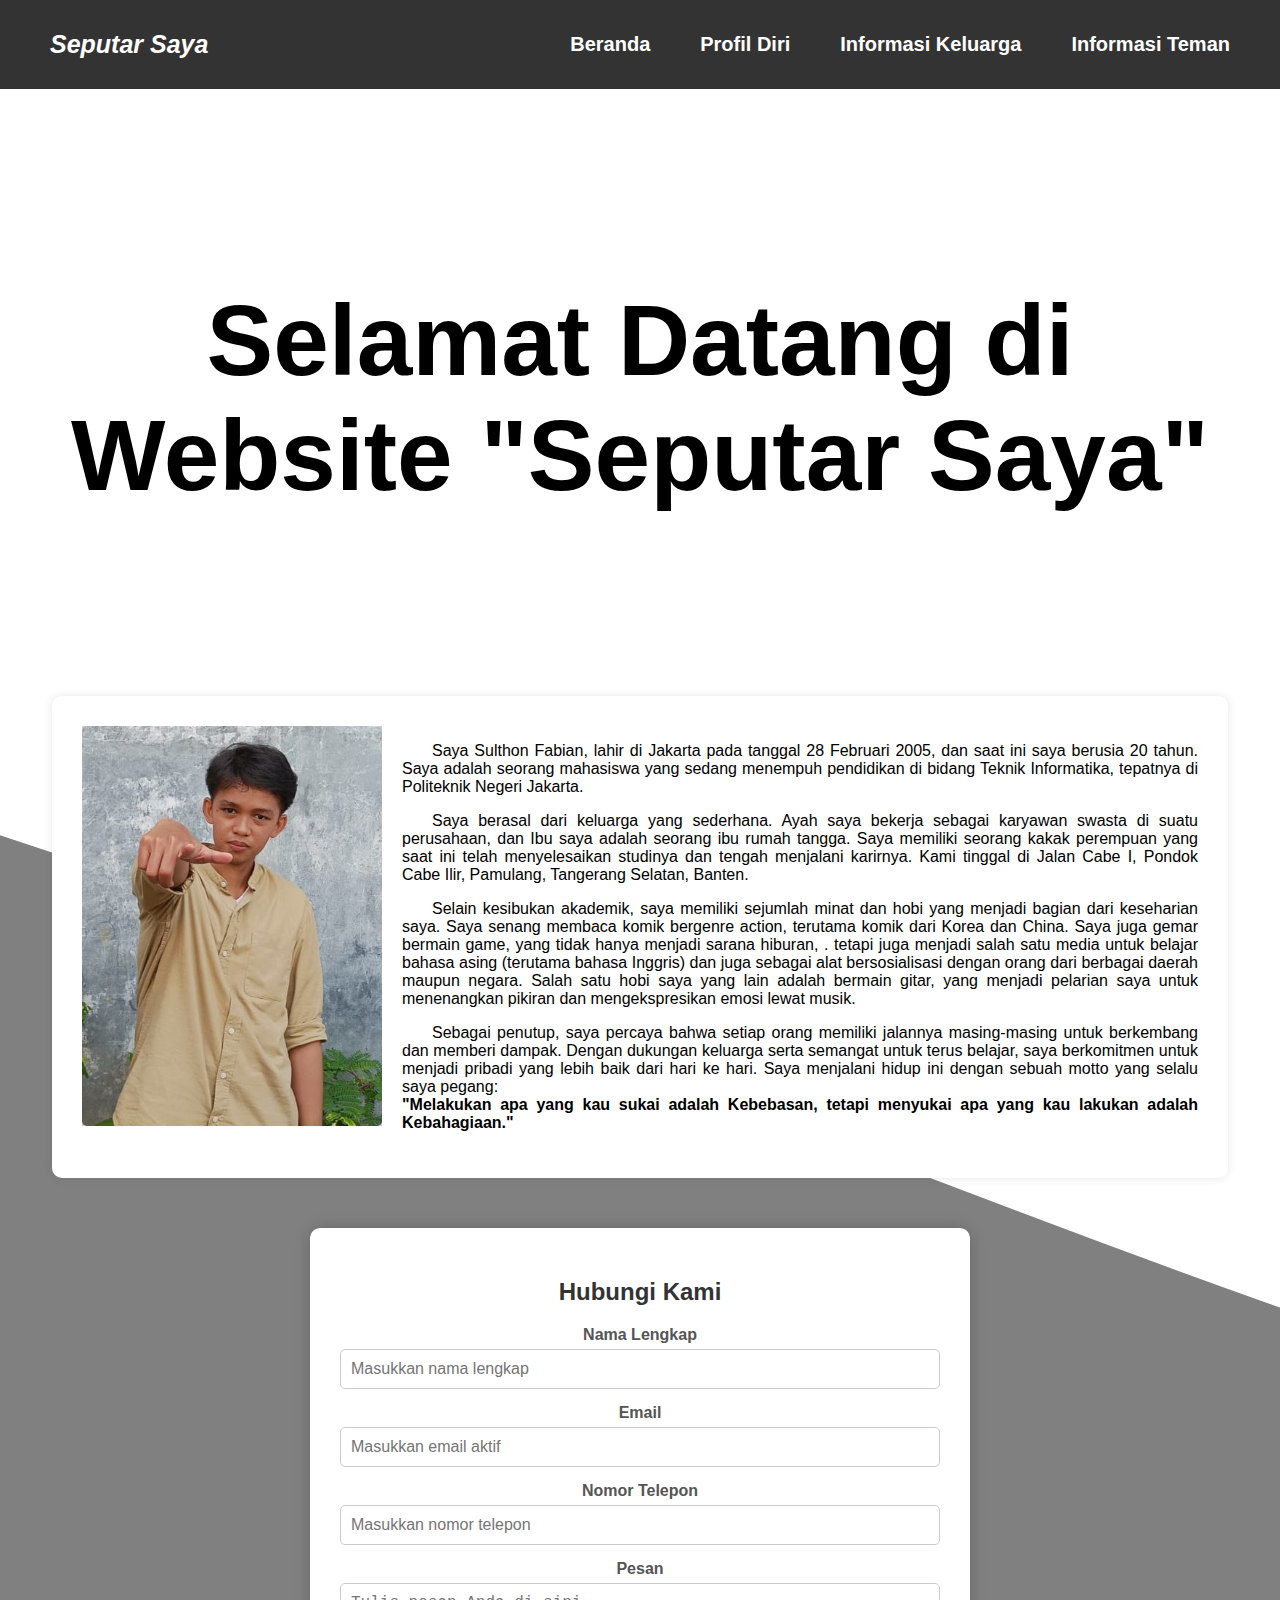
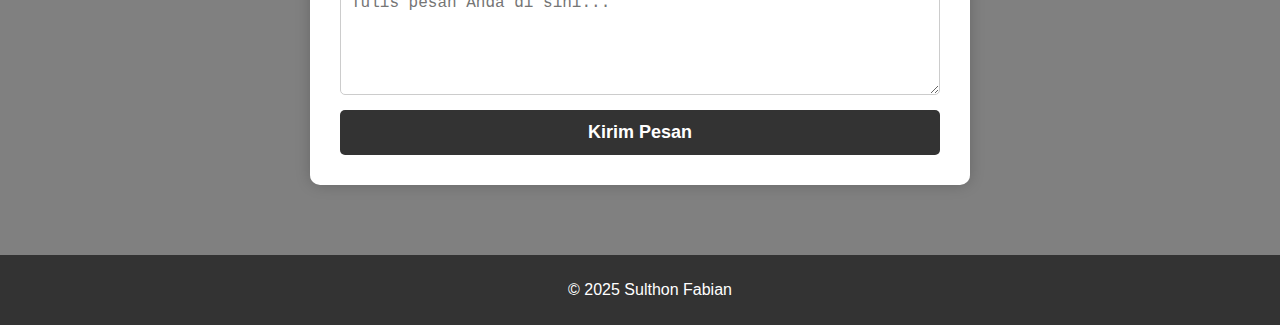
<file: index.html>
<!DOCTYPE html>
<html lang="id">
<head>
    <meta charset="UTF-8">
    <meta name="viewport" content="width=device-width, initial-scale=1.0">
    <title>Tugas Besar 1 - PWD (UTS)</title>
    <link rel="stylesheet" href="style.css">
</head>
<body>
    <header class="navbar">
        <p>Seputar Saya</p>
        <nav class="nav-links">
            <a href="index.html">Beranda</a>
            <a href="profil.html">Profil Diri</a>
            <a href="keluarga.html">Informasi Keluarga</a>
            <a href="teman.html">Informasi Teman</a>
        </nav>
    </header>
    <main>
        <h2 style="text-align: center; font-size: 100px; padding-top: 100px; padding-bottom: 100px;">Selamat Datang di Website "Seputar Saya"</h2>
        <div class="profile-container">
            <div class="photo-placeholder">
                <img src="Images/Sulthon.jpeg" alt="Foto Keluarga" style="width: 100%; height: 100%; object-fit: cover;">
            </div>
            <div class="profile-info">
                <p>Saya Sulthon Fabian, lahir di Jakarta pada tanggal 28 Februari 2005, dan saat ini 
                    saya berusia 20 tahun. Saya adalah seorang mahasiswa yang sedang menempuh pendidikan di bidang 
                    Teknik Informatika, tepatnya di Politeknik Negeri Jakarta.</p>
                
                <p>Saya berasal dari keluarga yang sederhana. Ayah saya bekerja sebagai karyawan swasta di suatu perusahaan, dan 
                    Ibu saya adalah seorang ibu rumah tangga. Saya memiliki seorang kakak perempuan yang saat ini 
                    telah menyelesaikan studinya dan tengah menjalani karirnya. Kami tinggal di Jalan Cabe I, Pondok Cabe 
                    Ilir, Pamulang, Tangerang Selatan, Banten.</p>
                    
                <p>Selain kesibukan akademik, saya memiliki sejumlah minat dan hobi yang menjadi bagian dari 
                    keseharian saya. Saya senang membaca komik bergenre action, terutama komik dari Korea dan China. Saya juga gemar 
                    bermain game, yang tidak hanya menjadi sarana hiburan, . tetapi juga menjadi salah satu media untuk belajar bahasa 
                    asing (terutama bahasa Inggris) dan juga sebagai alat bersosialisasi dengan orang dari berbagai daerah maupun negara. 
                    Salah satu hobi saya yang lain adalah bermain gitar, yang menjadi pelarian saya untuk menenangkan pikiran dan 
                    mengekspresikan emosi lewat musik.</p>
                    
                <p>Sebagai penutup, saya percaya bahwa setiap orang memiliki jalannya masing-masing untuk 
                    berkembang dan memberi dampak. Dengan dukungan keluarga serta semangat untuk terus belajar, 
                    saya berkomitmen untuk menjadi pribadi yang lebih baik dari hari ke hari. Saya menjalani hidup 
                    ini dengan sebuah motto yang selalu saya pegang:<br>
                    <strong>"Melakukan apa yang kau sukai adalah Kebebasan, tetapi menyukai apa yang kau lakukan adalah Kebahagiaan."</strong></p>
                    </strong></p>
            </div>
        </div>
        <section class="contact-form">
            <h2>Hubungi Kami</h2>
            <form action="#" method="post">
                <div class="form-group">
                    <label for="name">Nama Lengkap</label>
                    <input type="text" id="name" name="name" placeholder="Masukkan nama lengkap" required>
                </div>
                <div class="form-group">
                    <label for="email">Email</label>
                    <input type="email" id="email" name="email" placeholder="Masukkan email aktif" required>
                </div>
                <div class="form-group">
                    <label for="phone">Nomor Telepon</label>
                    <input type="tel" id="phone" name="phone" placeholder="Masukkan nomor telepon" required>
                </div>
                <div class="form-group">
                    <label for="message">Pesan</label>
                    <textarea id="message" name="message" placeholder="Tulis pesan Anda di sini..." rows="5" required></textarea>
                </div>
                <button type="submit" class="submit-btn">Kirim Pesan</button>
            </form>
        </section>        
    </main>
    <footer>
        <p>&copy; 2025 Sulthon Fabian</p>
    </footer>
</body>
</html>
</file>
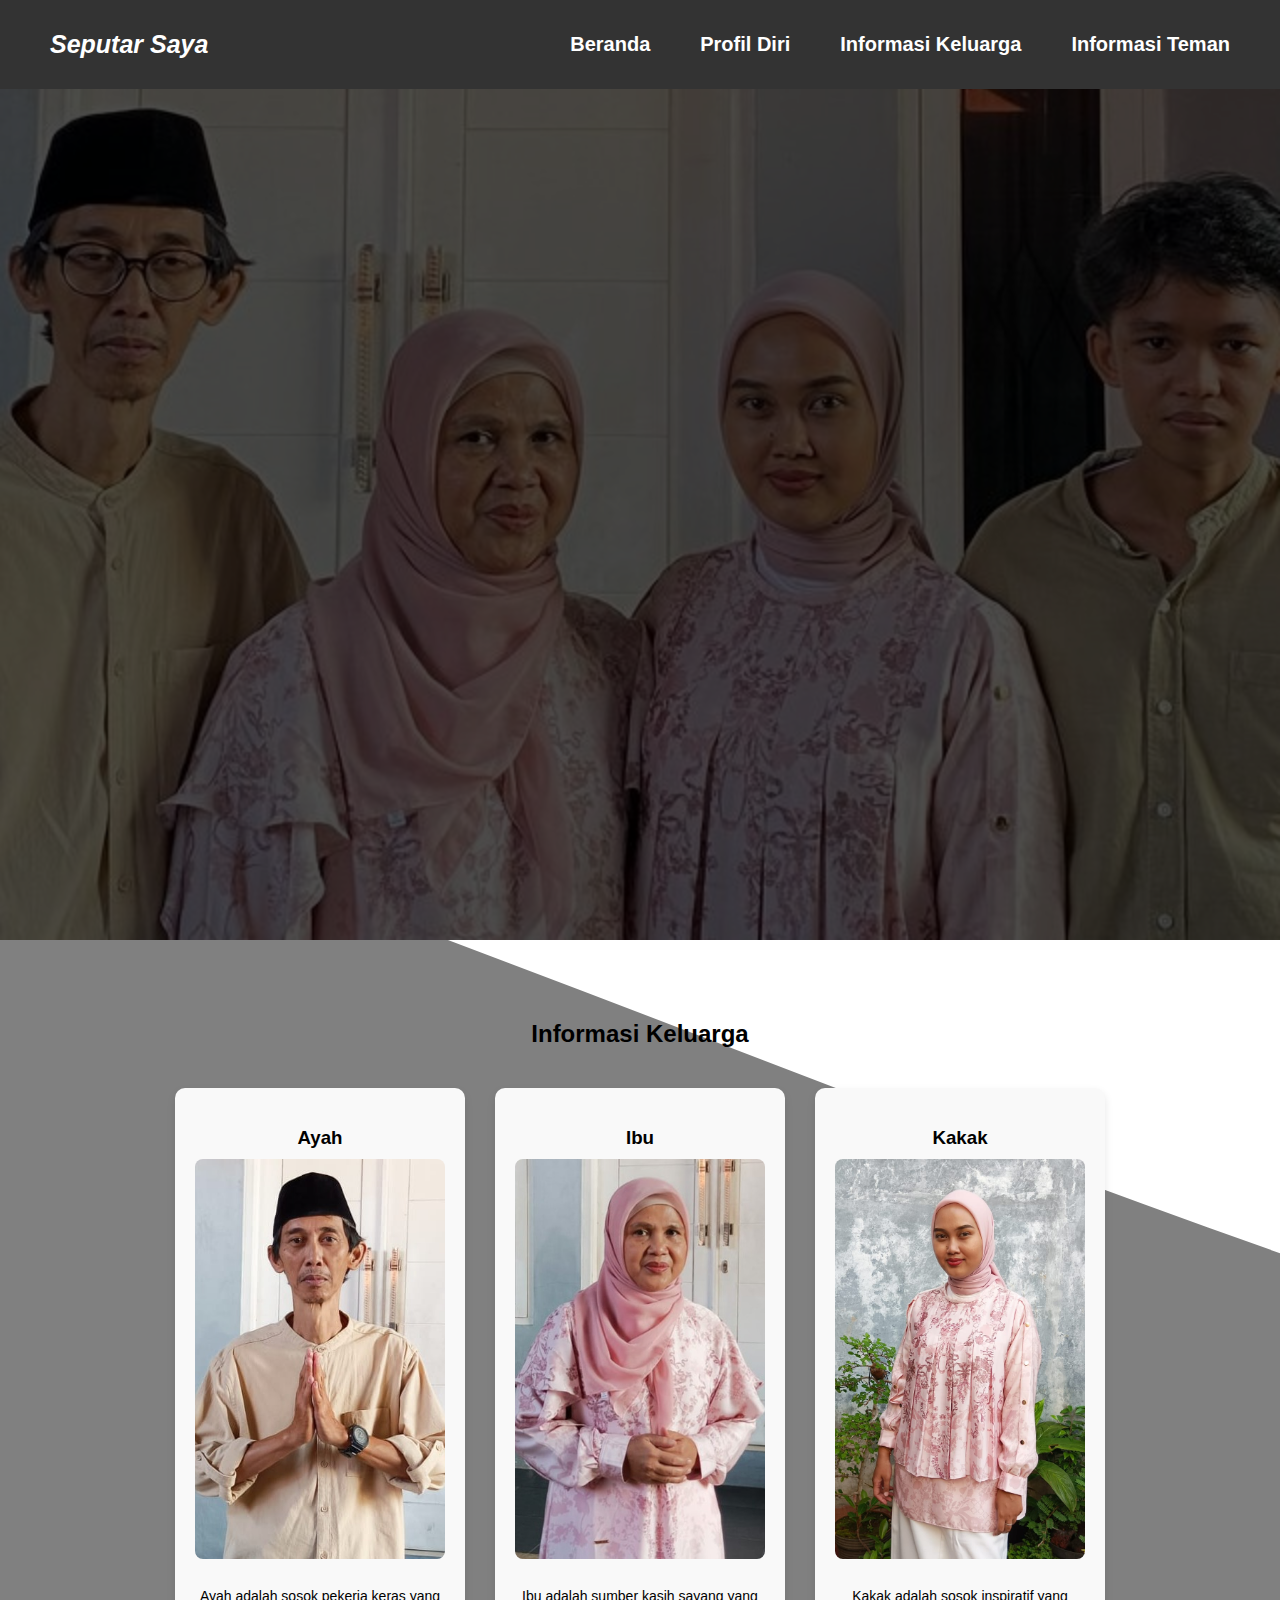
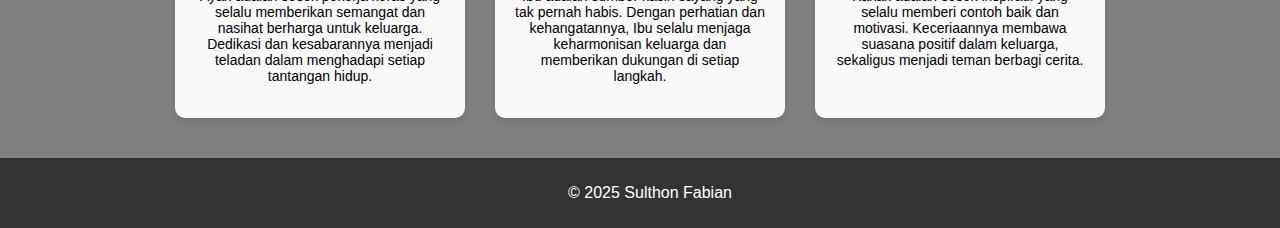
<file: keluarga.html>
<html lang="id">
<head>
    <meta charset="UTF-8">
    <meta name="viewport" content="width=device-width, initial-scale=1.0">
    <title>Tugas Besar 1 - PWD (UTS)</title>
    <link rel="stylesheet" href="style.css">
</head>
<body>
    <header class="navbar">
        <p>Seputar Saya</p>
        <nav class="nav-links">
            <a href="index.html">Beranda</a>
            <a href="profil.html">Profil Diri</a>
            <a href="keluarga.html">Informasi Keluarga</a>
            <a href="teman.html">Informasi Teman</a>
        </nav>
    </header>
    <div class="background"></div>
    <main>
        <h2>Informasi Keluarga</h2>
        <section class="content-section">
            <div class="content-card">
                <h3>Ayah</h3>
                <img src="Images/Bapak.jpeg" alt="Ayah">
                <p>Ayah adalah sosok pekerja keras yang selalu memberikan semangat dan nasihat berharga untuk keluarga. Dedikasi dan kesabarannya menjadi teladan dalam menghadapi setiap tantangan hidup.</p>
            </div>
            <div class="content-card">
                <h3>Ibu</h3>
                <img src="Images/Ibu.jpeg" alt="Ibu">
                <p>Ibu adalah sumber kasih sayang yang tak pernah habis. Dengan perhatian dan kehangatannya, Ibu selalu menjaga keharmonisan keluarga dan memberikan dukungan di setiap langkah.</p>
            </div>
            <div class="content-card">
                <h3>Kakak</h3>
                <img src="Images/Kakak.jpeg" alt="Kakak">
                <p>Kakak adalah sosok inspiratif yang selalu memberi contoh baik dan motivasi. Keceriaannya membawa suasana positif dalam keluarga, sekaligus menjadi teman berbagi cerita.</p>
            </div>
        </section>
    </main>
    <footer>
        <p>&copy; 2025 Sulthon Fabian</p>
    </footer>
</body>
</html>
</file>
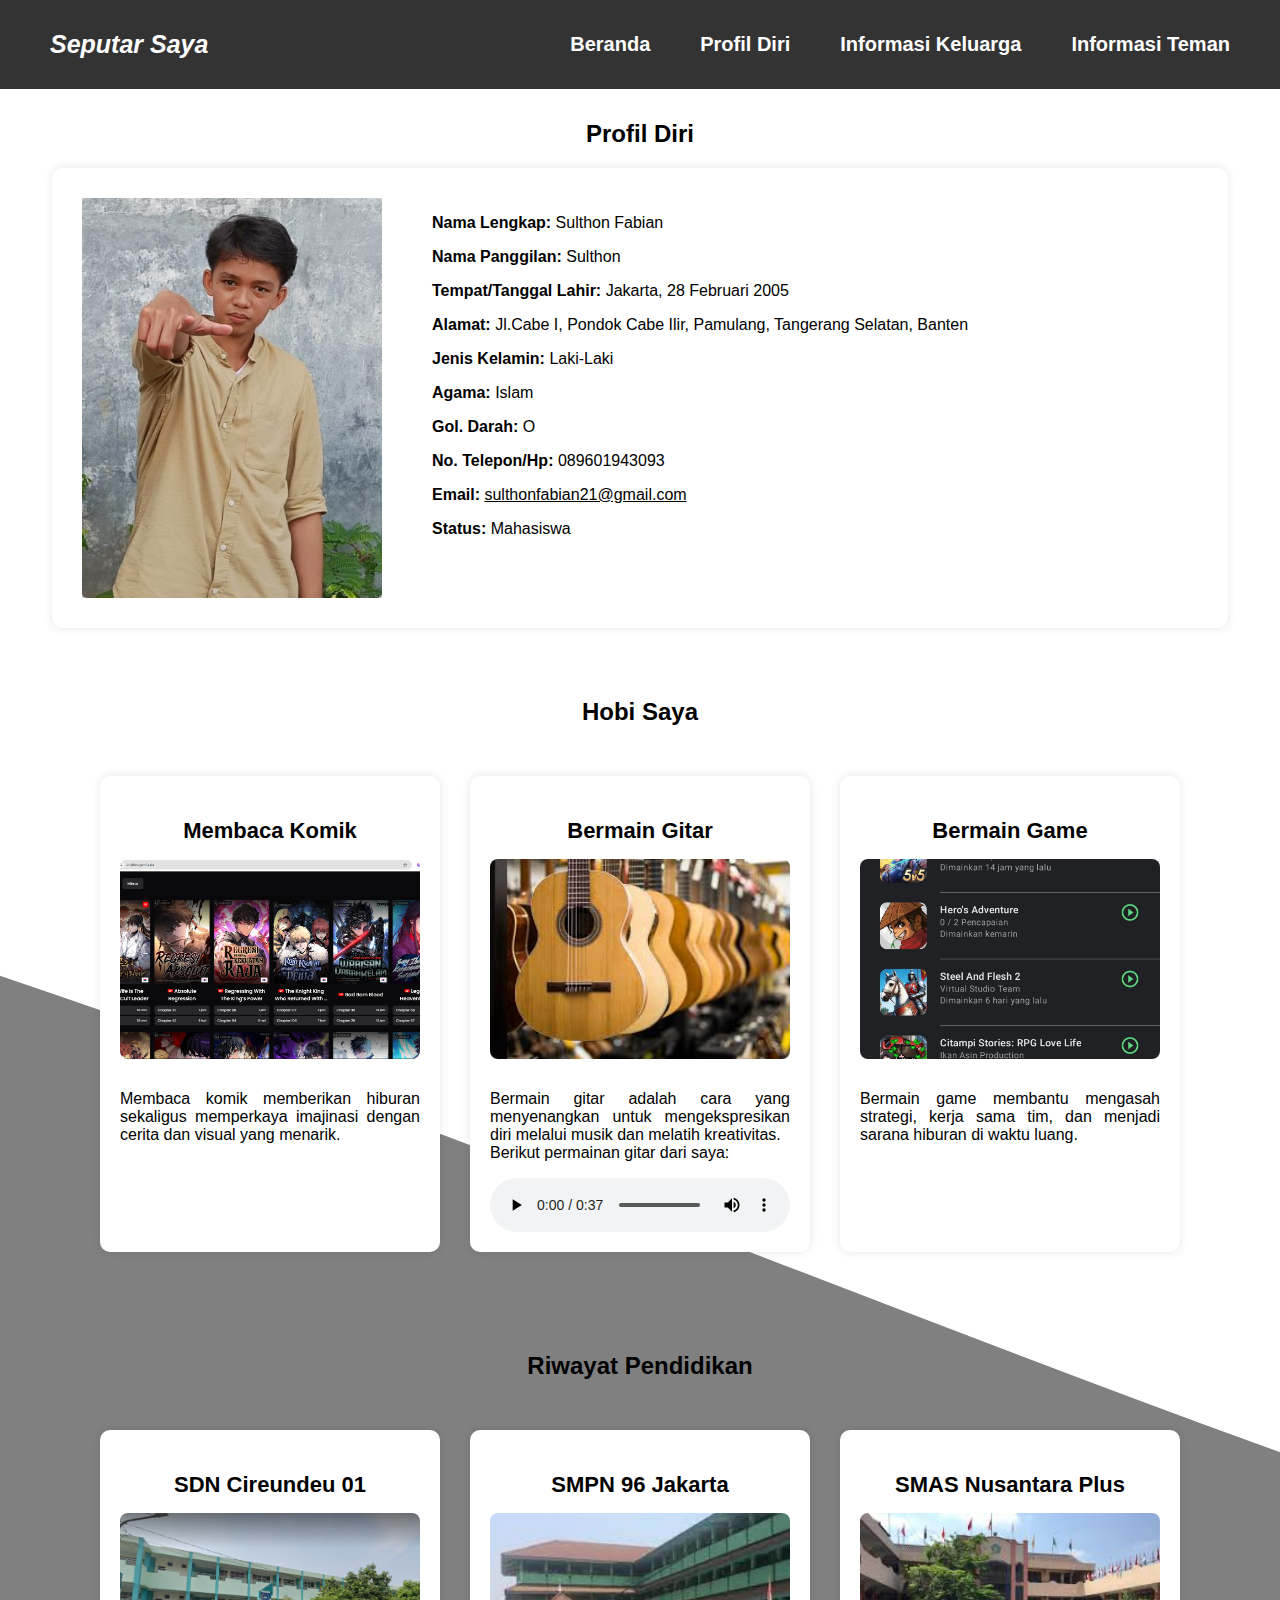
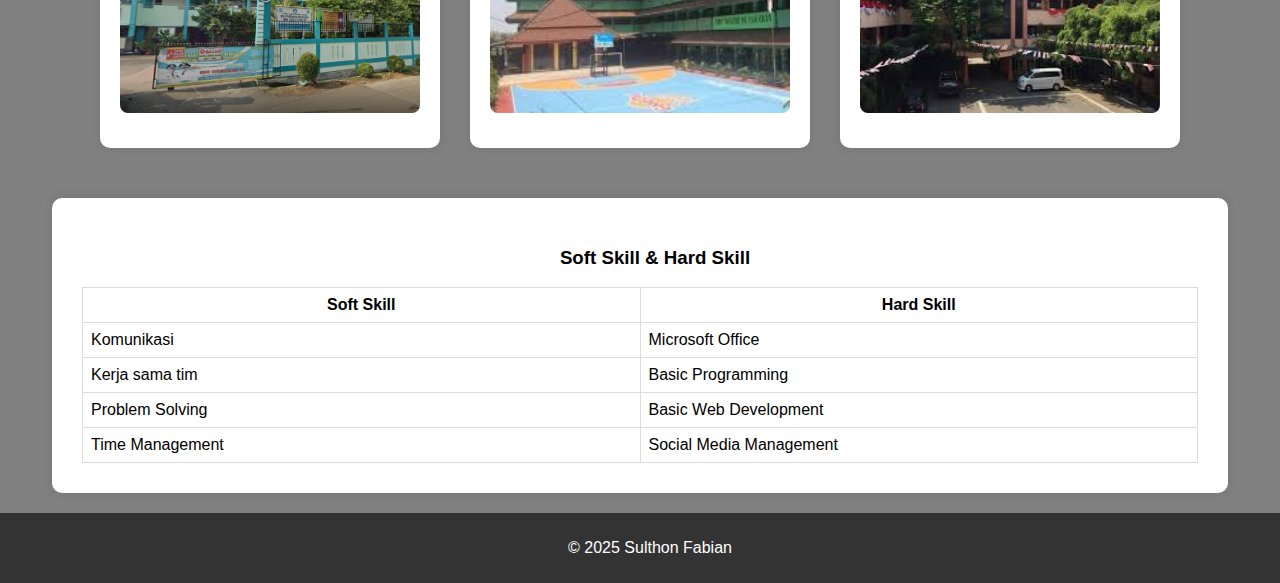
<file: profil.html>
<html lang="id">
<head>
    <meta charset="UTF-8">
    <meta name="viewport" content="width=device-width, initial-scale=1.0">
    <title>Tugas Besar 1 - PWD (UTS)</title>
    <link rel="stylesheet" href="style.css">
</head>
<body>
    <header class="navbar">
        <p>Seputar Saya</p>
        <nav class="nav-links">
            <a href="index.html">Beranda</a>
            <a href="profil.html">Profil Diri</a>
            <a href="keluarga.html">Informasi Keluarga</a>
            <a href="teman.html">Informasi Teman</a>
        </nav>
    </header>
    <main>
        <h2>Profil Diri</h2>
        <div class="profile-container">
            <div class="photo-placeholder">
                <img src="Images/Sulthon.jpeg" alt="Foto Keluarga" style="width: 100%; height: 100%; object-fit: cover;">
            </div>
            <div class="profile-info">
                <p><strong>Nama Lengkap:</strong> Sulthon Fabian</p>
                <p><strong>Nama Panggilan:</strong> Sulthon</p>
                <p><strong>Tempat/Tanggal Lahir:</strong> Jakarta, 28 Februari 2005</p>
                <p><strong>Alamat:</strong> Jl.Cabe I, Pondok Cabe Ilir, Pamulang,  Tangerang Selatan, Banten</p>
                <p><strong>Jenis Kelamin:</strong> Laki-Laki</p>
                <p><strong>Agama:</strong> Islam</p>
                <p><strong>Gol. Darah:</strong> O</p>
                <p><strong>No. Telepon/Hp:</strong> 089601943093</p>
                <p><strong>Email:</strong> <a class="email-link" href="mailto:sulthonfabian21@gmail.com">
                    sulthonfabian21@gmail.com</a></p>
                <p><strong>Status:</strong> Mahasiswa</p>
            </div>
        </div>
        <h2 style="padding-top: 50px;">Hobi Saya</h2>
        <section class="hobby-section">
            <a href="https://mangaplus.shueisha.co.jp/" target="_blank" class="hobby-card">
                <h3>Membaca Komik</h3>
                <img src="Images/Hobi Komik.png" alt="Membaca Komik">
                <p>Membaca komik memberikan hiburan sekaligus memperkaya imajinasi dengan cerita dan visual 
                    yang menarik.</p><br><br><br><br>
            </a>
            <a href="https://www.justinguitar.com/" target="_blank" class="hobby-card">
                <h3>Bermain Gitar</h3>
                <img src="Images/Hobi Gitar.jpeg" alt="Bermain Gitar">
                <p>Bermain gitar adalah cara yang menyenangkan untuk mengekspresikan diri melalui musik dan 
                    melatih kreativitas.<br> Berikut permainan gitar dari saya: </p>
                    <audio controls>
                        <source src="Audio/Main Gitar.aac" type="audio/mpeg">
                        Browser Anda tidak mendukung elemen audio.
                    </audio>
            </a>
            <a href="https://store.steampowered.com/" target="_blank" class="hobby-card">
                <h3>Bermain Game</h3>
                <img src="Images/Hobi Game.jpeg" alt="Bermain Game">
                <p>Bermain game membantu mengasah strategi, kerja sama tim, dan menjadi sarana hiburan di 
                    waktu luang.</p><br><br><br><br>
            </a>
        </section>
        <h2 style="padding-top: 50px;">Riwayat Pendidikan</h2>
        <section class="hobby-section">
            <div class="hobby-card">
                <h3>SDN Cireundeu 01</h3>
                <img src="Images/SDN Cireundeu 01.png" alt="Membaca Komik">
            </div>
            <div class="hobby-card">
                <h3>SMPN 96 Jakarta</h3>
                <img src="Images/SMPN 96 Jakarta.jpeg" alt="Bermain Gitar">
            </div>
            <div class="hobby-card">
                <h3>SMAS Nusantara Plus</h3>
                <img src="Images/SMAS Nusantara Plus.jpeg" alt="Bermain Game">
            </div>
        </section>
        </div>
        <div class="profile-container">
            <div class="profile-info">
                <h3 style="text-align: center;">Soft Skill & Hard Skill</h3>
                <table style="width: 100%; border-collapse: collapse;">
                    <thead>
                        <tr>
                            <th style="border: 1px solid #ddd; padding: 8px; text-align: center; width: 50%;">Soft Skill</th>
                            <th style="border: 1px solid #ddd; padding: 8px; text-align: center; width: 50%;">Hard Skill</th>
                        </tr>
                    </thead>
                    <tbody>
                        <tr>
                            <td style="border: 1px solid #ddd; padding: 8px;">Komunikasi</td>
                            <td style="border: 1px solid #ddd; padding: 8px;">Microsoft Office</td>
                        </tr>
                        <tr>
                            <td style="border: 1px solid #ddd; padding: 8px;">Kerja sama tim</td>
                            <td style="border: 1px solid #ddd; padding: 8px;">Basic Programming</td>
                        </tr>
                        <tr>
                            <td style="border: 1px solid #ddd; padding: 8px;">Problem Solving</td>
                            <td style="border: 1px solid #ddd; padding: 8px;">Basic Web Development</td>
                        </tr>
                        <tr>
                            <td style="border: 1px solid #ddd; padding: 8px;">Time Management</td>
                            <td style="border: 1px solid #ddd; padding: 8px;">Social Media Management</td>
                        </tr>
                    </tbody>
                </table>
            </div>
        </div>
    </main>
    <footer>
        <p>&copy; 2025 Sulthon Fabian</p>
    </footer>
</body>
</html>
</file>
<file: style.css>
body {
    font-family: Arial, Arial, Helvetica, sans-serif;
    margin: 0;
    padding: 0;
    background-color: #c0c0c0;
    background: url('data:image/svg+xml;utf8,<svg viewBox="0 0 1440 320" xmlns="http://www.w3.org/2000/svg"><path fill="%23808080" fill-opacity="1" d="M0,192L80,165.3C160,139,320,85,480,106.7C640,128,800,224,960,256C1120,288,1280,256,1360,240L1440,224L1440,320L1360,320C1280,320,1120,320,960,320C800,320,640,320,480,320C320,320,160,320,80,320L0,320Z"></path></svg>') no-repeat center center;
    background-size: cover;
    display: flex;
    flex-direction: column;
    min-height: 100vh;
    overflow-x: hidden;
}
.navbar {
    display: flex;
    position: fixed;
    justify-content: space-between;
    align-items: center;
    background-color: #333;
    padding: 30px 50px;
    top: 0;
    left: 0;
    right: 0;
    z-index: 1000;
}
.navbar p {
    color: white;
    font-weight: bold;
    font-style: italic;
    font-size: 25px;
    margin: 0;
}
.nav-links {
    display: flex;
    gap: 50px;
}
.nav-links a {
    color: white;
    font-weight: bold;
    font-size: 20px;
    text-decoration: none;
    line-height: 15px;
    display: inline-block;
}
.nav-links a:hover {
    border-bottom: 1px solid white;
}
.background {
    display: flex;
    justify-content: center;
    align-items: center;
    top: 40px;
    width: 100vw;
    height: 100vh;
    background-image: url('Images/FotoKeluarga.jpg');
    background-size: cover;
    background-position: center;
    background-repeat: no-repeat;
    position: relative;
}
.background::before {
    content: "";
    position: absolute;
    top: 0;
    left: 0;
    width: 100%;
    height: 100%;
    background-color: rgba(0, 0, 0, 0.7);
}
main {
    padding: 100px 20px 20px;
    text-align: center;
    flex: 1;
}
footer {
    background: #333;
    color: white;
    padding: 10px;
    text-align: center;
    width: 100%;
    position: relative;
    margin-top: auto;
}
.profile-container {
    display: flex;
    flex-wrap: wrap;
    justify-content: flex-start;
    align-items: flex-start;
    flex-direction: row;
    margin-top: 20px;
    width: 90%;
    margin-left: auto;
    margin-right: auto;
    background: white;
    padding: 30px;
    border-radius: 10px;
    box-shadow: 0px 0px 10px rgba(0, 0, 0, 0.1);
    overflow: hidden;
}
.photo-placeholder {
    width: 300px;
    height: 400px;
    background-color: #ccc;
    margin-right: 20px;
    flex-shrink: 0;
}
.photo-placeholder img {
    width: 100%;
    height: 100%;
    object-fit: cover;
    border-radius: 5px;
}
.profile-info {
    flex: 1;
    text-align: justify;
    text-indent: 30px;
}
.contact-form {
    width: 90%;
    max-width: 600px;
    margin: 50px auto;
    background: white;
    padding: 30px;
    border-radius: 10px;
    box-shadow: 0px 0px 15px rgba(0, 0, 0, 0.2);
}
.contact-form h2 {
    text-align: center;
    margin-bottom: 20px;
    color: #333;
}
.form-group {
    margin-bottom: 15px;
    display: flex;
    flex-direction: column;
}
.form-group label {
    margin-bottom: 5px;
    font-weight: bold;
    color: #555;
}
.form-group input,
.form-group textarea {
    padding: 10px;
    border: 1px solid #ccc;
    border-radius: 5px;
    font-size: 16px;
    transition: border-color 0.3s;
}
.form-group input:focus,
.form-group textarea:focus {
    border-color: #333;
    outline: none;
}
.submit-btn {
    display: inline-block;
    width: 100%;
    padding: 12px;
    background-color: #333;
    color: white;
    border: none;
    border-radius: 5px;
    font-size: 18px;
    font-weight: bold;
    cursor: pointer;
    transition: background-color 0.3s;
}
.submit-btn:hover {
    background-color: #555;
}
.hobby-section {
    display: flex;
    justify-content: center;
    align-items: flex-start;
    gap: 30px;
    margin: 50px auto;
    max-width: 1200px;
    flex-wrap: wrap;
}
.hobby-card {
    background: white;
    border-radius: 10px;
    box-shadow: 0px 0px 10px rgba(0, 0, 0, 0.1);
    width: 300px;
    text-align: center;
    overflow: hidden;
    padding: 20px;
    transition: transform 0.3s ease, box-shadow 0.3s ease;
}
.hobby-section h3,
.hobby-section p,
.hobby-section a {
    color: black;
}
.hobby-section a {
    text-decoration: none;
}
.hobby-card:hover {
    transform: translateY(-5px);
    box-shadow: 0 10px 15px rgba(0, 0, 0, 0.2);
}
.hobby-card h3 {
    margin-bottom: 15px;
    font-size: 22px;
}
.hobby-card img {
    width: 100%;
    height: 200px;
    object-fit: cover;
    border-radius: 8px;
    margin-bottom: 15px;
}
.hobby-card p {
    font-size: 16px;
    text-align: justify;
}
.content-section {
    display: flex;
    justify-content: center;
    gap: 30px;
    flex-wrap: wrap;
    padding: 20px;
}
.content-card {
    background-color: #f9f9f9;
    border-radius: 10px;
    box-shadow: 0 4px 8px rgba(0, 0, 0, 0.1);
    width: 250px;
    text-align: center;
    padding: 20px;
    transition: transform 0.3s;
}
.content-card:hover {
    transform: translateY(-5px);
}
.content-card img {
    width: 100%;
    height: 400px;
    object-fit: cover;
    border-radius: 8px;
    margin-bottom: 15px;
}
.content-card h3 {
    margin-bottom: 10px;
}
.content-card p {
    font-size: 14px;
}
.teman-grid {
    display: grid;
    grid-template-columns: repeat(auto-fit, minmax(250px, 1fr));
    gap: 20px;
    padding: 20px;
}
.teman-card {
    background-color: #ffffff;
    border-radius: 10px;
    box-shadow: 0 4px 8px rgba(0, 0, 0, 0.1);
    overflow: hidden;
    text-align: center;
    padding: 15px;
    transition: transform 0.3s, box-shadow 0.3s;
}
.teman-card img {
    width: 100%;
    height: 500px;
    border-radius: 8px;
    margin-bottom: 10px;
}
.teman-card h3 {
    margin-bottom: 10px;
    font-size: 18px;
    color: #333;
}
.teman-card p {
    font-size: 14px;
    color: #666;
}
.teman-card:hover {
    transform: translateY(-5px);
    box-shadow: 0 8px 16px rgba(0, 0, 0, 0.2);
}
.email-link {
    color: black;
}
.wrapper-container {
    max-width: 1200px;
    margin: 0 auto;
    margin-top: 40px;
    padding: 20px;
    background-color: #ffffff;
    border-radius: 12px;
    box-shadow: 0 4px 12px rgba(0, 0, 0, 0.1);
}
.video-container {
    width: 100%;
    margin-bottom: 20px;
}
.video-container video {
    width: 100%;
    height: auto;
    border-radius: 8px;
}
.teman-container {
    column-count: 3;
    column-gap: 16px;
}
.teman-container img {
    width: 100%;
    margin-bottom: 16px;
    border-radius: 10px;
    box-shadow: 0 4px 8px rgba(0, 0, 0, 0.2);
    transition: transform 0.3s;
    display: block;
}
.teman-container img:hover {
    transform: scale(1.05);
}
.teman-container h3 {
    width: 100%;
    margin-bottom: 15px;
    font-size: 24px;
    text-align: center;
    column-span: all;
}
/* Responsiveness */
@media (max-width: 900px) {
    .teman-container {
        column-count: 2;
    }
}
@media (max-width: 600px) {
    .teman-container {
        column-count: 1;
    }
}
</file>
